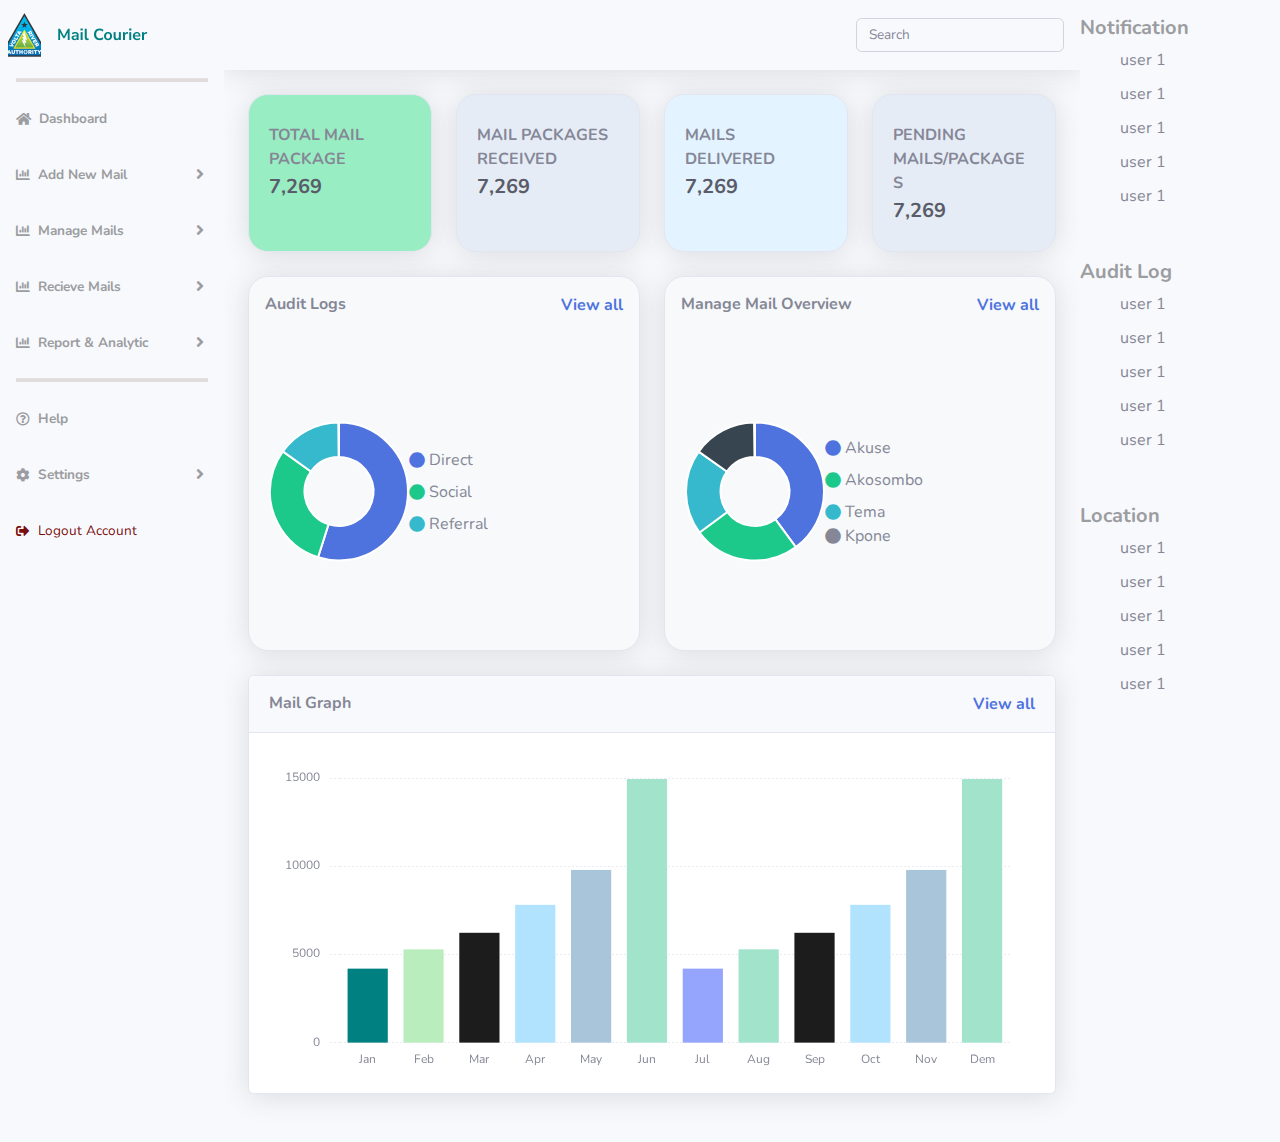
<file: index.html>
<!DOCTYPE html>
<html lang="en">

<head>
    <meta charset="utf-8">
    <meta http-equiv="X-UA-Compatible" content="IE=edge">
    <meta name="viewport" content="width=device-width, initial-scale=1, shrink-to-fit=no">
    <meta name="description" content="">
    <meta name="author" content="">

    <title>Dashboard</title>

    <!-- Custom fonts for this template-->
    <link href="asset/vendor/fontawesome-free/css/all.min.css" rel="stylesheet" type="text/css">
    <link
        href="https://fonts.googleapis.com/css?family=Nunito:200,200i,300,300i,400,400i,600,600i,700,700i,800,800i,900,900i"
        rel="stylesheet">
    <!-- Custom styles for this template-->
    <link href="asset/css/sb-admin-2.min.css" rel="stylesheet">
    <link rel="stylesheet" href="asset/css/indexstyle.css">

</head>

<body id="page-top">

    <!-- Page Wrapper -->
    <div id="wrapper">

        <!-- Sidebar1 -->
        <ul class="navbar-nav bg-light sidebar sidebar-dark accordion" id="accordionSidebar">

            <!-- Sidebar - Brand -->
            <a class="sidebar-brand d-flex align-items-center justify-content-center" href="index.html">
                <img src="asset/img/Profil.png" alt="">
            </a>

            <!-- Divider -->
            <hr class="sidebar-divider my-2 custom-hr">

            <!-- Nav Item - Dashboard -->
            <li class="nav-item ">
                <a class="nav-link" href="index.html">
                    <i class="fas fa-home fa-lg" style="color: #9b9da1;"></i>
                    <span class="font-weight-bold" style="color: #9b9da1;">Dashboard</span></a>
            </li>

            <!-- Nav Item - Pages Collapse Menu -->
            <li class="nav-item">
                <a class="nav-link collapsed" href="#" data-toggle="collapse" data-target="#collapseTwo"
                    aria-expanded="true" aria-controls="collapseTwo">
                    <i class="fas fa-chart-bar fa-lg" style="color: #9b9da1;"></i>
                    <span class="font-weight-bold" style="color: #9b9da1;">Add New Mail</span>
                </a>
                <div id="collapseTwo" class="collapse" aria-labelledby="headingTwo" data-parent="#accordionSidebar">
                    <div class="py-2 collapse-inner rounded" style="color: #9b9da1;">
                        <a class="collapse-item" href="buttons.html">Buttons</a>
                        <a class="collapse-item" href="cards.html">Cards</a>
                        <a class="collapse-item" href="cards.html">Cards</a>
                        <a class="collapse-item" href="cards.html">Cards</a>
                    </div>
                </div>
            </li>

            <!-- Nav Item - Utilities Collapse Menu -->
            <li class="nav-item">
                <a class="nav-link collapsed" href="#" data-toggle="collapse" data-target="#collapseUtilities"
                    aria-expanded="true" aria-controls="collapseUtilities">
                    <i class="fas fa-chart-bar fa-lg" style="color: #9b9da1;"></i>
                    <span class="font-weight-bold" style="color: #9b9da1;">Manage Mails</span>
                </a>
                <div id="collapseUtilities" class="collapse" aria-labelledby="headingUtilities"
                    data-parent="#accordionSidebar">
                    <div class="py-2 collapse-inner rounded" style="color: #9b9da1;">
                        <a class="collapse-item" href="utilities-color.html">Colors</a>
                        <a class="collapse-item" href="utilities-border.html">Borders</a>
                        <a class="collapse-item" href="utilities-animation.html">Animations</a>
                        <a class="collapse-item" href="utilities-other.html">Other</a>
                    </div>
                </div>
            </li>

            <!-- Nav Item - Pages Collapse Menu -->
            <li class="nav-item">
                <a class="nav-link collapsed" href="#" data-toggle="collapse" data-target="#collapsePages"
                    aria-expanded="true" aria-controls="collapsePages">
                    <i class="fas fa-chart-bar fa-lg" style="color: #9b9da1;"></i>
                    <span class="font-weight-bold" style="color: #9b9da1;">Recieve Mails</span>
                </a>
                <div id="collapsePages" class="collapse" aria-labelledby="headingPages" data-parent="#accordionSidebar">
                    <div class="py-2 collapse-inner rounded" style="color: #9b9da1;">
                        <a class="collapse-item" href="login.html">Login</a>
                        <a class="collapse-item" href="register.html">Register</a>
                        <a class="collapse-item" href="forgot-password.html">Forgot Password</a>
                    </div>
                </div>
            </li>
            <li class="nav-item">
                <a class="nav-link collapsed" href="#" data-toggle="collapse" data-target="#collapseRA"
                    aria-expanded="true" aria-controls="collapseRA">
                    <i class="fas fa-chart-bar fa-lg" style="color: #9b9da1;"></i>
                    <span class="font-weight-bold" style="color: #9b9da1;">Report & Analytic</span>
                </a>
                <div id="collapseRA" class="collapse" aria-labelledby="headingPages" data-parent="#accordionSidebar">
                    <div class="py-2 collapse-inner rounded" style="color: #9b9da1;">
                        <a class="collapse-item" href="login.html">Login</a>
                        <a class="collapse-item" href="register.html">Register</a>
                        <a class="collapse-item" href="forgot-password.html">Forgot Password</a>
                    </div>
                </div>
            </li>

            <!-- Divider -->
            <hr class="sidebar-divider my-2 custom-hr">

            <!-- Nav Item - Help -->
            <li class="nav-item">
                <a class="nav-link" href="charts.html">
                    <i class="far fa-question-circle fa-lg" style="color: #9b9da1;"></i>
                    <span class="font-weight-bold" style="color: #9b9da1;">Help</span></a>
            </li>

            <!-- Nav Item - settings-->
            <li class="nav-item">
                <a class="nav-link collapsed" href="#" data-toggle="collapse" data-target="#settings"
                    aria-expanded="true" aria-controls="settings">
                    <i class="fas fa-cog fa-lg" style="color: #9b9da1;"></i>
                    <span class="font-weight-bold" style="color: #9b9da1;">Settings</span>
                </a>
                <div id="settings" class="collapse" aria-labelledby="headingPages" data-parent="#accordionSidebar">
                    <div class="py-2 collapse-inner rounded" style="color: #9b9da1;">
                        <a class="collapse-item" href="login.html">Login</a>
                        <a class="collapse-item" href="register.html">Register</a>
                        <a class="collapse-item" href="forgot-password.html">Forgot Password</a>
                    </div>
                </div>
            </li>

            <!-- Nav Item - logout-->
            <li class="nav-item">
                <a class="nav-link" href="tables.html">
                    <i class="fas fa-sign-out-alt fa-lg" style="color: rgba(119, 6, 6, 0.99);"></i>
                    <span style="color: rgba(119, 6, 6, 0.99);">Logout Account</span></a>
            </li>
        </ul>
        <!-- End of Sidebar1 -->

        <!-- Content Wrapper -->
        <div id="content-wrapper" class="d-flex flex-column">
            <!-- Main Content -->
            <div id="content">
                <!-- Topbar -->
                <nav class="navbar navbar-expand bg-light topbar mb-4 static-top shadow">
                    <!-- Topbar Search -->
                    <form class="d-none d-sm-inline-block form-inline navbar-search ml-auto">
                        <div class="input-group">
                            <input type="text" class="form-control bg-light border-3" placeholder="Search"
                                aria-label="Search" aria-describedby="basic-addon2">
                        </div>
                    </form>
                </nav>
                <!-- End of Topbar -->

                <!-- Begin Page Content -->
                <div class="container-fluid">
                    <!-- Content Row -->
                    <div class="row">
                        <!--  Card  -->
                        <div  class="col-xl-3 col-md-6 mb-4">
                            <div class="card shadow h-100 py-2" style="background-color:#99EDC3; border-radius:20px">
                                <div class="card-body">
                                    <div class="row no-gutters align-items-center">
                                        <div class="col mr-2">
                                            <div class="text-md font-weight-bold text-uppercase mb-1">
                                                Total Mail Package</div>
                                            <div class="h5 mb-0 font-weight-bold text-gray-800">7,269</div>
                                        </div>
                                    </div>
                                </div>
                            </div>
                        </div>
                        <!--  Card  -->
                        <div class="col-xl-3 col-md-6 mb-4">
                            <div class="card shadow h-100 py-2" style="background-color:#E5ECF6; border-radius:20px;">
                                <div class="card-body">
                                    <div class="row no-gutters align-items-center">
                                        <div class="col mr-2">
                                            <div class="text-md font-weight-bold text-uppercase mb-1">
                                               Mail Packages Received</div>
                                            <div class="h5 mb-0 font-weight-bold text-gray-800">7,269</div>
                                        </div>
                                    </div>
                                </div>
                            </div>
                        </div>
                        <!--  Card  -->
                        <div class="col-xl-3 col-md-6 mb-4">
                            <div class="card shadow h-100 py-2" style="background-color:#E3F3FF; border-radius:20px;">
                                <div class="card-body">
                                    <div class="row no-gutters align-items-center">
                                        <div class="col mr-2">
                                            <div class="text-md font-weight-bold text-uppercase mb-1">
                                                Mails Delivered</div>
                                            <div class="h5 mb-0 font-weight-bold text-gray-800">7,269</div>
                                        </div>
                                    </div>
                                </div>
                            </div>
                        </div>
                        <!--  Card  -->
                        <div class="col-xl-3 col-md-6 mb-4">
                            <div class="card shadow h-100 py-2" style="background-color:#E5ECF6; border-radius:20px;">
                                <div class="card-body">
                                    <div class="row no-gutters align-items-center">
                                        <div class="col mr-2">
                                            <div class="text-md font-weight-bold text-uppercase mb-1">
                                               Pending Mails/Packages</div>
                                            <div class="h5 mb-0 font-weight-bold text-gray-800">7,269</div>
                                        </div>
                                    </div>
                                </div>
                            </div>
                        </div>
                    </div>
                    <!-- Content Row -->
                    <div class="row">
                        <!-- Pie Chart -->
                        <div class="col-xl-6 col-lg-5">
                            <div class="card shadow mb-4" style="border-radius: 20px; background-color:#F7F9FB">
                                <div
                                    class="py-3 d-flex flex-row align-items-center justify-content-between px-3">
                                    <h6 class="m-0 font-weight-bold">Audit Logs</h6>
                                    <a href="" class="font-weight-bold">View all</a>
                                </div>
                                <!-- Card Body -->
                                <div class="card-body">
                                    <div class="d-flex align-items-center"> <!-- Flex container -->
                                        <div class="chart-pie pt-2 pb-2"> <!-- Pie chart takes available space -->
                                            <canvas id="myPieChart"></canvas>
                                        </div>
                                        <div class="d-flex flex-column ml-0"> <!-- Legend area -->
                                            <span class="d-flex align-items-center mb-2">
                                                <i class="fas fa-circle text-primary mr-1"></i> Direct
                                            </span>
                                            <span class="mr-2 d-flex align-items-center mb-2">
                                                <i class="fas fa-circle text-success mr-1"></i> Social
                                            </span>
                                            <span class="mr-2 d-flex align-items-center md-2">
                                                <i class="fas fa-circle text-info mr-1"></i> Referral
                                            </span>
                                        </div>
                                    </div>
                                </div>
                            </div>
                        </div>

                        <div class="col-xl-6 col-lg-5">
                            <div class="card shadow mb-4" style="border-radius: 20px; background-color:#F7F9FB">
                                <div
                                    class="py-3 d-flex flex-row align-items-center justify-content-between px-3" >
                                    <h6 class="m-0 font-weight-bold">Manage Mail Overview</h6>
                                    <a href="" class="font-weight-bold">View all</a>
                                </div>
                                <!-- Card Body -->
                                <div class="card-body">
                                    <div class="d-flex align-items-center"> <!-- Flex container -->
                                        <div class="chart-pie pt-2 pb-2"> <!-- Pie chart takes available space -->
                                            <canvas id="myPieChart1"></canvas>
                                        </div>
                                        <div class="d-flex flex-column ml-0"> <!-- Legend area -->
                                            <span class="d-flex align-items-center mb-2">
                                                <i class="fas fa-circle text-primary mr-1"></i> Akuse
                                            </span>
                                            <span class="mr-2 d-flex align-items-center mb-2">
                                                <i class="fas fa-circle text-success mr-1"></i> Akosombo
                                            </span>
                                            <span class="mr-2 d-flex align-items-center md-2">
                                                <i class="fas fa-circle text-info mr-1"></i> Tema
                                            </span>
                                            <span class="mr-2 d-flex align-items-center md-2">
                                                <i class="fas fa-circle  mr-1"></i> Kpone
                                             </span>
                                        </div>
                                    </div>
                                </div>
                            </div>
                        </div> 
                    </div>

                    <!-- Content Row -->
                    <div class="row">
                        <!-- Content Column -->
                        <div class="col-lg-12 mb-4">
                            <div class="card shadow mb-4">
                                <div
                                    class="card-header py-3 d-flex flex-row align-items-center justify-content-between">
                                    <h6 class="m-0 font-weight-bold">Mail Graph</h6>
                                    <a href="" class="font-weight-bold">View all</a>
                                </div>
                                <div class="card-body">
                                    <div class="chart-bar">
                                        <canvas id="myBarChart1"></canvas>
                                    </div>
                                </div>
                            </div>
                        </div>
                    </div>

                </div>
            </div>
        </div>
        <!-- Sidebar2-->
        <ul class="navbar-nav bg-light sidebar sidebar-dark accordion" id="accordionSidebarRight"
            style="margin-left: auto; width: 300px !important;">
            <div class="row">
                <div class="col-12 mt-3">
                    <h5 class="font-weight-bold" style="color: #9b9da1;">Notification</h5>
                    <ul class="nav-item" style="list-style-type: none;  border:2px;">
                        <li style="margin-bottom: 10px;">user 1</li>
                        <li style="margin-bottom: 10px;">user 1</li>
                        <li style="margin-bottom: 10px;">user 1</li>
                        <li style="margin-bottom: 10px;">user 1</li>
                        <li style="margin-bottom: 10px;">user 1</li>
                    </ul>
                </div>
                <hr class="sidebar-divider my-2 custom-hr">
            </div>
            <div class="row">
                <div class="col-12 mt-3">
                    <h5 class="font-weight-bold" style="color: #9b9da1;">Audit Log</h5>
                    <ul class="nav-item" style="list-style-type: none;  border:2px;">
                        <li style="margin-bottom: 10px;">user 1</li>
                        <li style="margin-bottom: 10px;">user 1</li>
                        <li style="margin-bottom: 10px;">user 1</li>
                        <li style="margin-bottom: 10px;">user 1</li>
                        <li style="margin-bottom: 10px;">user 1</li>
                    </ul>
                </div>
                <hr class="sidebar-divider my-2 custom-hr">
            </div>
            <div class="row">
                <div class="col-12 mt-3">
                    <h5 class="font-weight-bold" style="color: #9b9da1;">Location</h5>
                    <ul class="nav-item" style="list-style-type: none;  border:2px;">
                        <li style="margin-bottom: 10px;">user 1</li>
                        <li style="margin-bottom: 10px;">user 1</li>
                        <li style="margin-bottom: 10px;">user 1</li>
                        <li style="margin-bottom: 10px;">user 1</li>
                        <li style="margin-bottom: 10px;">user 1</li>
                    </ul>
                </div>
            </div>

            <!-- Divider -->
           

        </ul>
        <!-- End of Sidebar2 -->
    </div>
    <!-- End of Page Wrapper -->

    <!-- Scroll to Top Button-->
    <a class="scroll-to-top rounded" href="#page-top">
        <i class="fas fa-angle-up"></i>
    </a>
    <!-- Bootstrap core JavaScript-->
    <script src="asset/vendor/jquery/jquery.min.js"></script>
    <script src="asset/vendor/bootstrap/js/bootstrap.bundle.min.js"></script>

    <!-- Core plugin JavaScript-->
    <script src="asset/vendor/jquery-easing/jquery.easing.min.js"></script>

    <!-- Custom scripts for all pages-->
    <script src="asset/js/sb-admin-2.min.js"></script>

    <!-- Page level plugins -->
    <script src="asset/vendor/chart.js/Chart.min.js"></script>

    <!-- Page level custom scripts -->

    <script src="asset/js/demo/chart-pie-demo.js"></script>
    <script src="asset/js/demo/chart-bar-demo.js"></script>
</body>

</html>
</file>
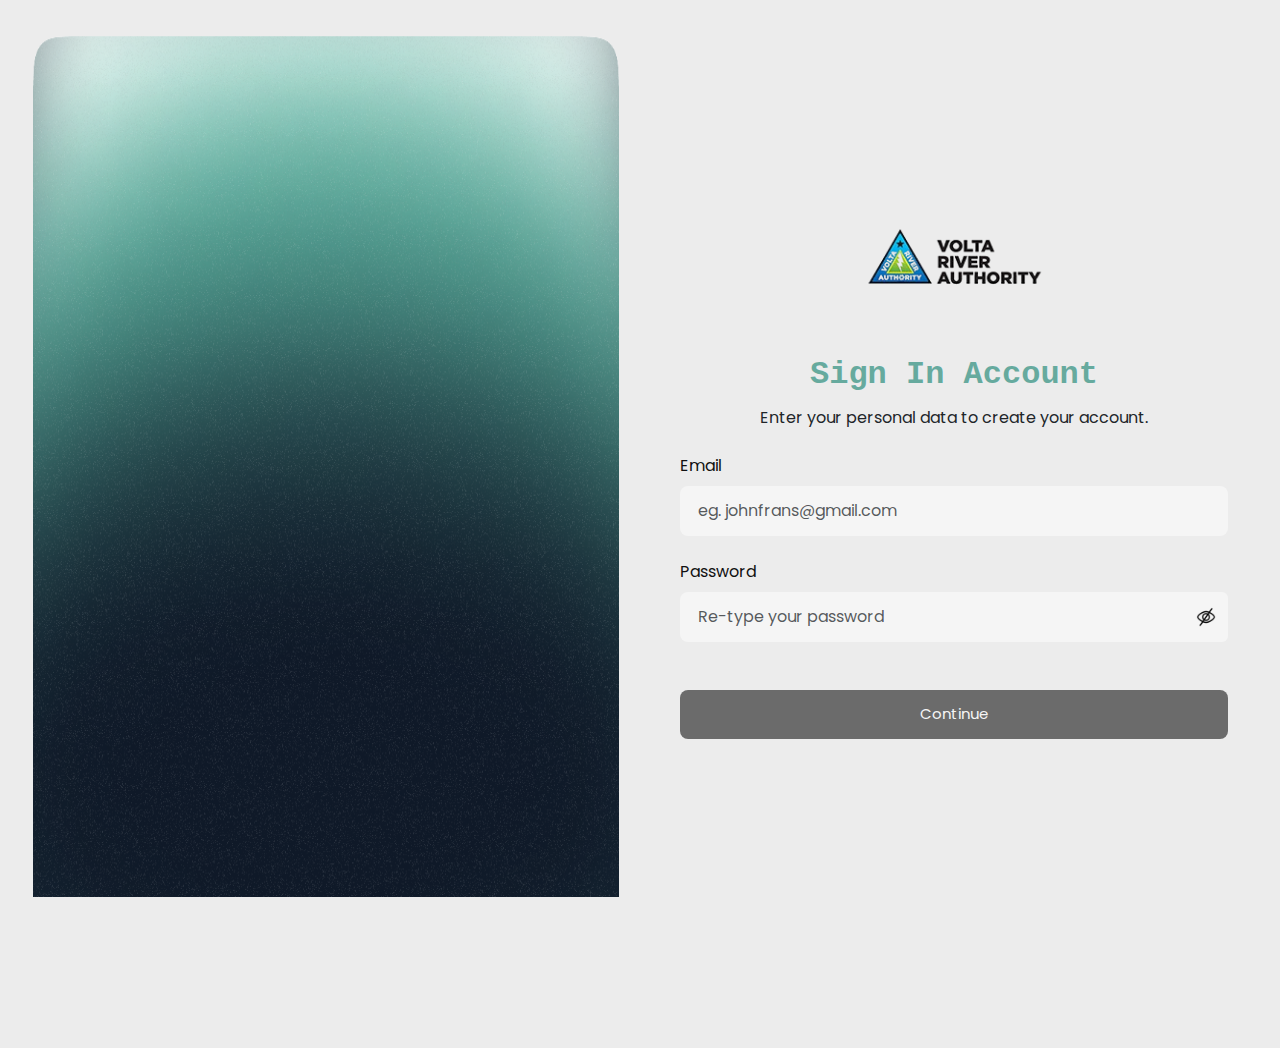
<file: signin.html>
<!DOCTYPE html>
<html lang="en">

<head>
    <meta charset="UTF-8">
    <meta http-equiv="X-UA-Compatible" content="IE=edge">
    <meta name="viewport" content="width=device-width, initial-scale=1.0">
    <link rel="stylesheet" href="asset/css/bootstrap.min.css">
    <link rel="stylesheet" href="asset/css/style.css">
    <title>Sign-In</title>
</head>

<body>
    <div>
        <div class="row p-4">

            <div class="col-md-6 rounded-4 d-flex flex-column left-box">
                <img src="asset/img/Frame 3.png" class="img-fluid">
            </div>

            <div class="col-md-6 right-box">
                <div class="header-text mb-2 d-flex flex-column align-items-center text-center justify-content-center">
                    <img src="asset/img/vra_2.png" alt="logo" style="width: 35%;">
                    <h2
                        style="font-family: 'Courier New', Courier, monospace; font-weight: 600; color: rgb(102 170 158);">
                        Sign In Account</h2>
                    <p style="margin-top: 4px;">Enter your personal data to create your account.</p>
                </div>
                <label for="email" class="form-label" style="color: #111111;">Email</label>
                <div class="input-group mb-4">
                    <input type="text" class="form-control form-control-lg fs-6" placeholder="eg. johnfrans@gmail.com"
                        style="background-color: #F5F5F5;  border: none; padding-top: 13px; padding-bottom: 13px;">
                </div>
                <label for="password" class="form-label" style="color: #111111;">Password</label>
                <div class="input-group mb-5">
                    <input type="password" class="form-control form-control-lg fs-6" id="password"
                        placeholder="Re-type your password"
                        style="background-color: #F5F5F5;  border: none;  padding-top: 13px; padding-bottom: 13px;">
                    <span class="input-group-text" style="background-color: #F5F5F5; border: none;">
                        <img src="asset/img/hidden.png" id="hiddenicon"
                            style="cursor: pointer; width: 20px; height: auto;">
                    </span>
                </div>
                <div class="input-group">
                    <button class="btn btn-lg w-100 custom-button"
                        style="font-size: 15px; padding-top: 13px; padding-bottom: 13px;">Continue</button>
                </div>
            </div>
        </div>
    </div>
    </div>

    <script src="asset/js/bootstrap.bundle.min.js"></script>
    <script>
        let hiddenicon = document.getElementById("hiddenicon");
        let password = document.getElementById("password");

        hiddenicon.onclick = function () {
            if (password.type == "password") {
                password.type = "text";
                hiddenicon.src = "asset/img/eye.png";
            } else {
                password.type = "password";
                hiddenicon.src = "asset/img/hidden.png";
            }
        }
    </script>
</body>

</html>
</file>
<file: asset/css/indexstyle.css>
.sidebar-divider.custom-hr {
    height: 3px !important;
    background-color: #e1dcdc !important;        
}

#accordionSidebarRight {
    top: 0; 
    z-index: 1; 
}
</file>
<file: asset/css/style.css>
@import url('https://fonts.googleapis.com/css2?family=Poppins:wght@400;500&display=swap');

body {
    font-family: 'Poppins', sans-serif;
    background: #ececec;
    overflow: hidden;
}

.custom-button {
    background-color: #6B6B6B;
    color: whitesmoke;
    transition: background-color 0.3s ease;
    border: none;
}

.custom-button:hover {
    background-color: rgb(64, 107, 99);
    color: whitesmoke;
}

.right-box {
    padding: 40px 30px 40px 40px;
    height: 100vh;
    overflow-y: auto;
}

.left-box {
    height: 100vh;
}

.left-box img {
    height: 97vh;
    width: auto;
}

::placeholder {
    font-size: 16px;
    padding: 2px;
}

.rounded-4 {
    border-radius: 20px;
}

.rounded-5 {
    border-radius: 30px;
}

@media only screen and (max-width: 768px) {
    .left-box {
        height: 30vh;
        overflow: hidden;
    }

    .right-box {
        padding: 20px;
        height: 60vh;
    }
}

@media (min-width: 769px) and (max-width: 992px) {
    .left-box {
        height: 100vh;
        overflow: hidden;
    }

    .left-box img {
        height: 97vh;
    }

    .right-box {
        padding: 20px;
        margin-top: 100px;
    }
}


@media (min-width: 993px) and (max-width: 1600px) {
    .left-box {
        height: 100vh;
    }

    .left-box img {
        height: 97vh;
    }

    .right-box {
        padding: 40px;
        margin-top: 100px;
    }
}

@media (min-width: 16000px) {
    .left-box {
        height: 100vh;
    }


    .right-box {
        padding: 40px;
        margin-top: 100px;
    }
}
</file>
